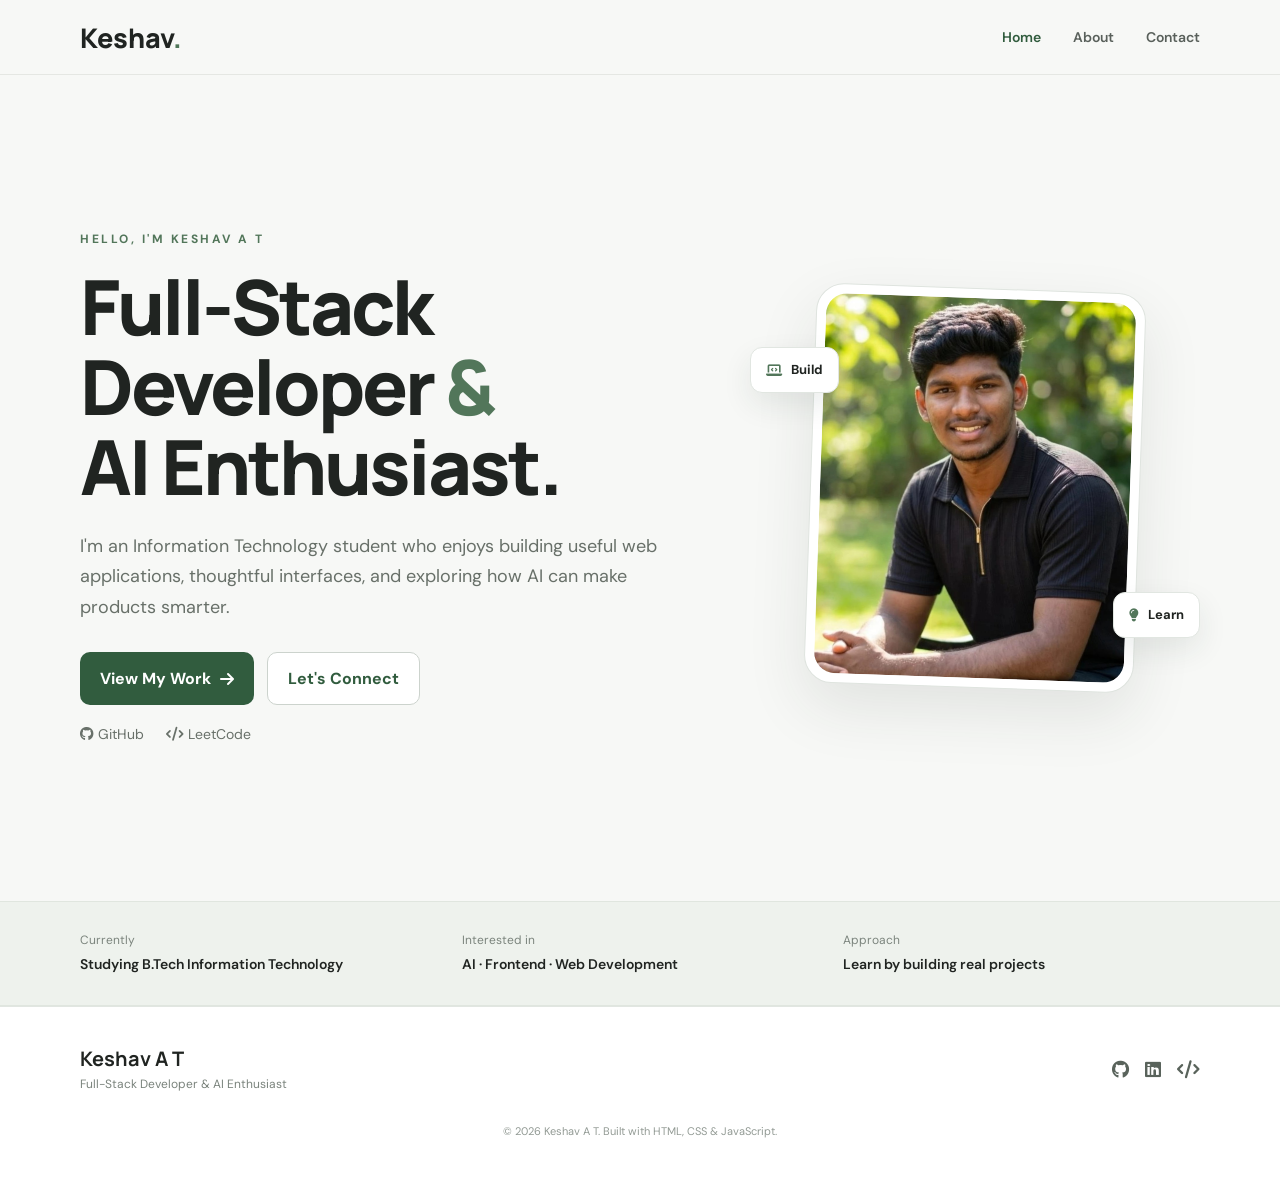
<file: index.html>
<!DOCTYPE html>
<html lang="en">
<head>
  <meta charset="UTF-8">
  <meta name="viewport" content="width=device-width, initial-scale=1.0">
  <meta name="description" content="Keshav A T — Full-Stack Developer & AI Enthusiast.">
  <title>Keshav A T | Home</title>
  <link rel="preconnect" href="https://fonts.googleapis.com">
  <link rel="preconnect" href="https://fonts.gstatic.com" crossorigin>
  <link href="https://fonts.googleapis.com/css2?family=DM+Sans:wght@400;500;600;700&family=Manrope:wght@600;700;800&display=swap" rel="stylesheet">
  <link rel="stylesheet" href="https://cdnjs.cloudflare.com/ajax/libs/font-awesome/6.6.0/css/all.min.css">
  <link rel="stylesheet" href="css/style.css">
</head>
<body>
<header class="site-header"><nav class="nav container"><a class="logo" href="index.html">Keshav<span>.</span></a><button class="menu-toggle" aria-label="Open menu"><i class="fas fa-bars"></i></button><ul class="nav-links"><li><a class="active" href="index.html">Home</a></li><li><a href="about.html">About</a></li><li><a href="contact.html">Contact</a></li></ul></nav></header>
<main>
<section class="hero container"><div class="hero-copy"><p class="eyebrow">HELLO, I'M KESHAV A T</p><h1>Full-Stack Developer <span>&amp;</span><br>AI Enthusiast.</h1><p class="hero-description">I'm an Information Technology student who enjoys building useful web applications, thoughtful interfaces, and exploring how AI can make products smarter.</p><div class="hero-actions"><a href="about.html#projects" class="btn primary">View My Work <i class="fas fa-arrow-right"></i></a><a href="contact.html" class="btn secondary">Let's Connect</a></div><div class="quick-links"><a href="https://github.com/keshav1407" target="_blank" rel="noopener"><i class="fab fa-github"></i> GitHub</a><a href="https://leetcode.com/u/itz_kshvx_7/" target="_blank" rel="noopener"><i class="fas fa-code"></i> LeetCode</a></div></div><div class="hero-visual"><div class="profile-frame"><img src="images/profile.jpg" alt="Keshav A T"></div><div class="floating-card card-one"><i class="fas fa-laptop-code"></i><span>Build</span></div><div class="floating-card card-two"><i class="fas fa-lightbulb"></i><span>Learn</span></div></div></section>
<section class="intro-strip"><div class="container intro-grid"><div><span>Currently</span><strong>Studying B.Tech Information Technology</strong></div><div><span>Interested in</span><strong>AI · Frontend · Web Development</strong></div><div><span>Approach</span><strong>Learn by building real projects</strong></div></div></section>
</main>
<footer><div class="container footer-inner"><div><strong>Keshav A T</strong><p>Full-Stack Developer & AI Enthusiast</p></div><div class="social"><a href="https://github.com/keshav1407" target="_blank" rel="noopener"><i class="fab fa-github"></i></a><a href="https://www.linkedin.com/in/keshav-thangaraj/" target="_blank" rel="noopener"><i class="fab fa-linkedin"></i></a><a href="https://leetcode.com/u/itz_kshvx_7/" target="_blank" rel="noopener"><i class="fas fa-code"></i></a></div></div><p class="copyright">© 2026 Keshav A T. Built with HTML, CSS & JavaScript.</p></footer>
<script src="js/script.js"></script>
</body></html>
</file>
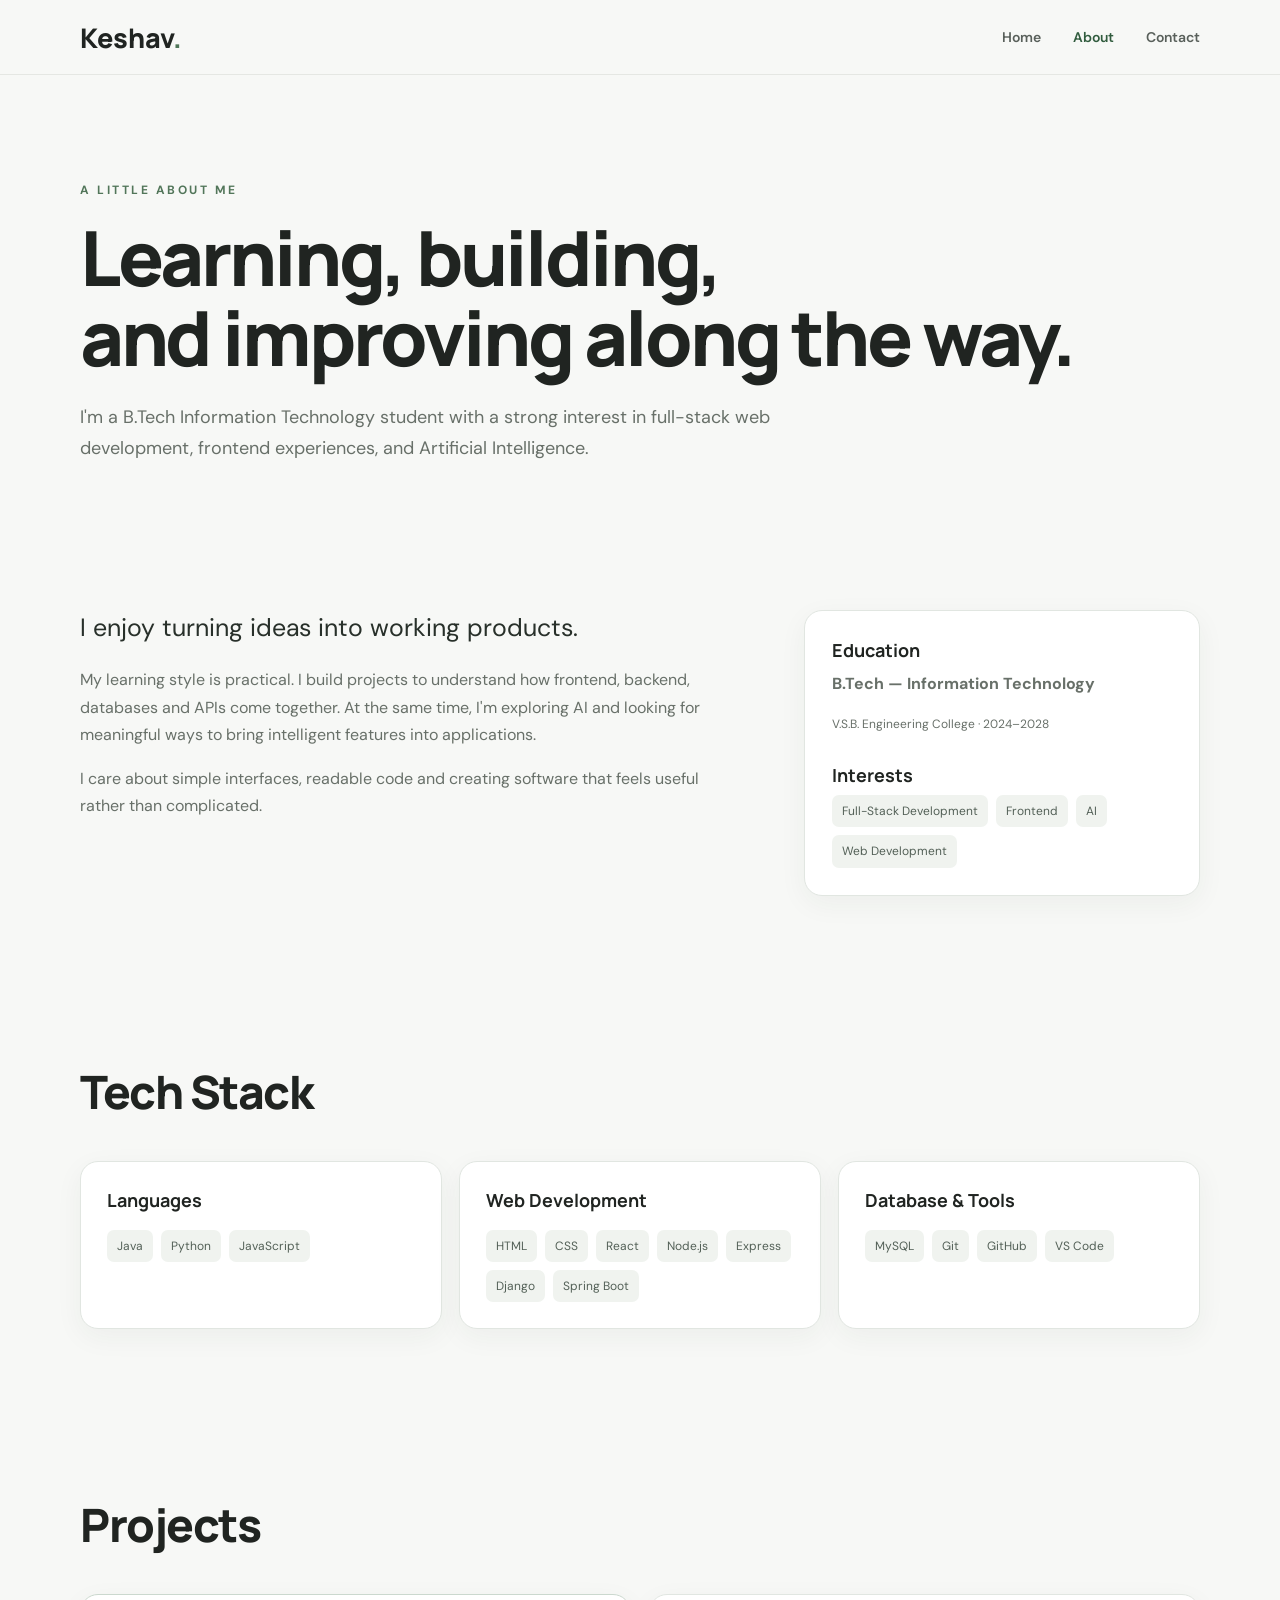
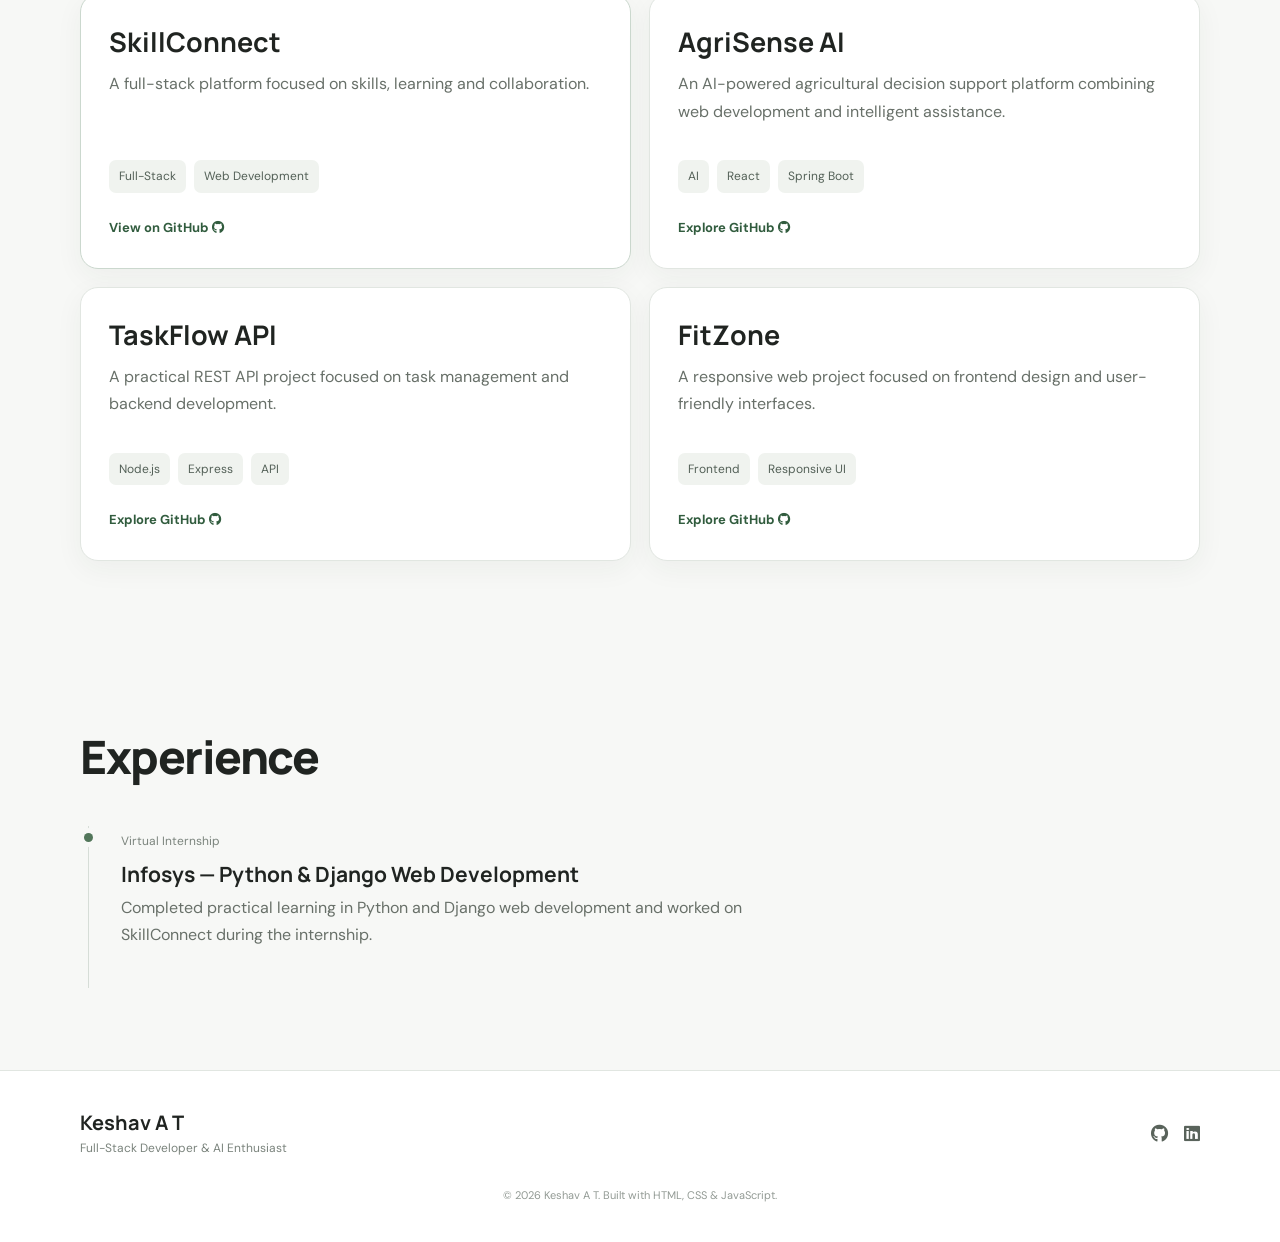
<file: about.html>
<!DOCTYPE html>
<html lang="en"><head><meta charset="UTF-8"><meta name="viewport" content="width=device-width, initial-scale=1.0"><meta name="description" content="About Keshav A T — Information Technology student and Full-Stack Developer."><title>Keshav A T | About</title><link rel="preconnect" href="https://fonts.googleapis.com"><link rel="preconnect" href="https://fonts.gstatic.com" crossorigin><link href="https://fonts.googleapis.com/css2?family=DM+Sans:wght@400;500;600;700&family=Manrope:wght@600;700;800&display=swap" rel="stylesheet"><link rel="stylesheet" href="https://cdnjs.cloudflare.com/ajax/libs/font-awesome/6.6.0/css/all.min.css"><link rel="stylesheet" href="css/style.css"></head>
<body><header class="site-header"><nav class="nav container"><a class="logo" href="index.html">Keshav<span>.</span></a><button class="menu-toggle" aria-label="Open menu"><i class="fas fa-bars"></i></button><ul class="nav-links"><li><a href="index.html">Home</a></li><li><a class="active" href="about.html">About</a></li><li><a href="contact.html">Contact</a></li></ul></nav></header>
<main><section class="page-hero container"><p class="eyebrow">A LITTLE ABOUT ME</p><h1>Learning, building,<br>and improving along the way.</h1><p>I'm a B.Tech Information Technology student with a strong interest in full-stack web development, frontend experiences, and Artificial Intelligence.</p></section><section class="section container"><div class="about-grid"><div><p class="lead">I enjoy turning ideas into working products.</p><p>My learning style is practical. I build projects to understand how frontend, backend, databases and APIs come together. At the same time, I'm exploring AI and looking for meaningful ways to bring intelligent features into applications.</p><p>I care about simple interfaces, readable code and creating software that feels useful rather than complicated.</p></div><div class="info-card"><h3>Education</h3><p><strong>B.Tech — Information Technology</strong></p><p class="muted">V.S.B. Engineering College · 2024–2028</p><h3>Interests</h3><div class="chips"><span>Full-Stack Development</span><span>Frontend</span><span>AI</span><span>Web Development</span></div></div></div></section><section class="section container"><div class="section-heading"><h2>Tech Stack</h2></div><div class="skills-grid"><div class="skill-group"><h3>Languages</h3><div class="chips"><span>Java</span><span>Python</span><span>JavaScript</span></div></div><div class="skill-group"><h3>Web Development</h3><div class="chips"><span>HTML</span><span>CSS</span><span>React</span><span>Node.js</span><span>Express</span><span>Django</span><span>Spring Boot</span></div></div><div class="skill-group"><h3>Database & Tools</h3><div class="chips"><span>MySQL</span><span>Git</span><span>GitHub</span><span>VS Code</span></div></div></div></section><section id="projects" class="section container"><div class="section-heading"><h2>Projects</h2></div><div class="project-grid"><article class="project-card featured"><h3>SkillConnect</h3><p>A full-stack platform focused on skills, learning and collaboration.</p><div class="project-tags"><span>Full-Stack</span><span>Web Development</span></div><a href="https://github.com/keshav1407/skillconnect" target="_blank" rel="noopener">View on GitHub <i class="fab fa-github"></i></a></article><article class="project-card"><h3>AgriSense AI</h3><p>An AI-powered agricultural decision support platform combining web development and intelligent assistance.</p><div class="project-tags"><span>AI</span><span>React</span><span>Spring Boot</span></div><a href="https://github.com/keshav1407" target="_blank" rel="noopener">Explore GitHub <i class="fab fa-github"></i></a></article><article class="project-card"><h3>TaskFlow API</h3><p>A practical REST API project focused on task management and backend development.</p><div class="project-tags"><span>Node.js</span><span>Express</span><span>API</span></div><a href="https://github.com/keshav1407" target="_blank" rel="noopener">Explore GitHub <i class="fab fa-github"></i></a></article><article class="project-card"><h3>FitZone</h3><p>A responsive web project focused on frontend design and user-friendly interfaces.</p><div class="project-tags"><span>Frontend</span><span>Responsive UI</span></div><a href="https://github.com/keshav1407" target="_blank" rel="noopener">Explore GitHub <i class="fab fa-github"></i></a></article></div></section><section class="section container"><div class="section-heading"><h2>Experience</h2></div><div class="timeline"><article class="timeline-item"><div class="timeline-dot"></div><div><span class="muted">Virtual Internship</span><h3>Infosys — Python & Django Web Development</h3><p>Completed practical learning in Python and Django web development and worked on SkillConnect during the internship.</p></div></article></div></section></main><footer><div class="container footer-inner"><div><strong>Keshav A T</strong><p>Full-Stack Developer & AI Enthusiast</p></div><div class="social"><a href="https://github.com/keshav1407" target="_blank" rel="noopener"><i class="fab fa-github"></i></a><a href="https://www.linkedin.com/in/keshav-thangaraj/" target="_blank" rel="noopener"><i class="fab fa-linkedin"></i></a></div></div><p class="copyright">© 2026 Keshav A T. Built with HTML, CSS & JavaScript.</p></footer><script src="js/script.js"></script></body></html>
</file>
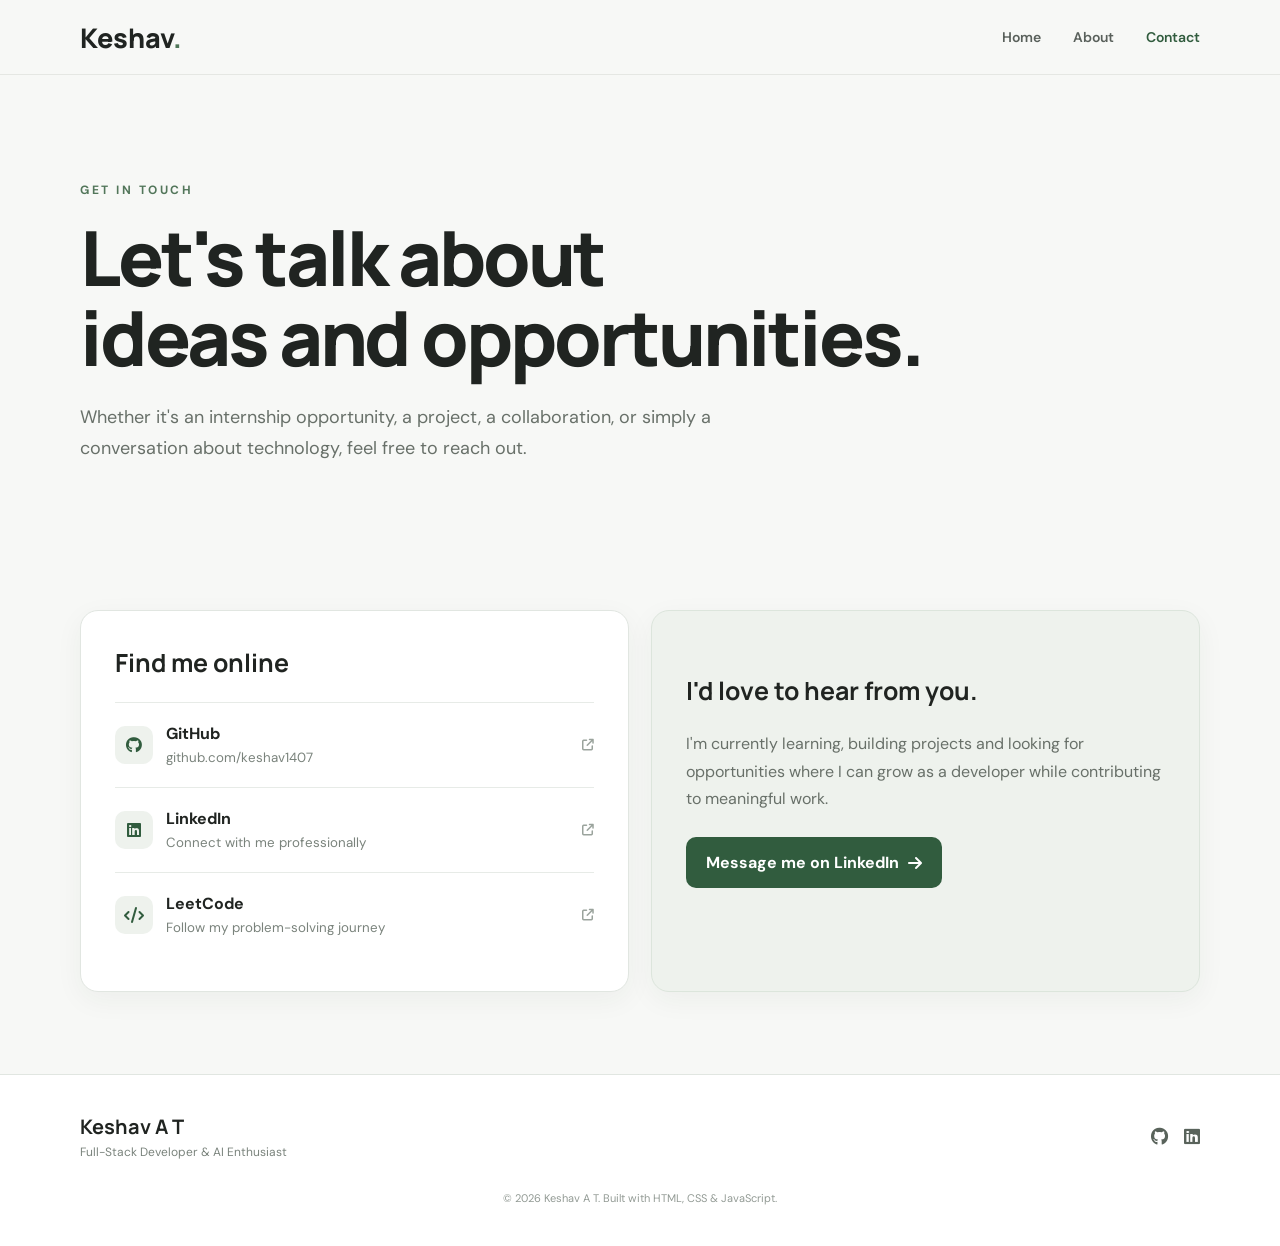
<file: contact.html>
<!DOCTYPE html><html lang="en"><head><meta charset="UTF-8"><meta name="viewport" content="width=device-width, initial-scale=1.0"><meta name="description" content="Contact Keshav A T."><title>Keshav A T | Contact</title><link rel="preconnect" href="https://fonts.googleapis.com"><link rel="preconnect" href="https://fonts.gstatic.com" crossorigin><link href="https://fonts.googleapis.com/css2?family=DM+Sans:wght@400;500;600;700&family=Manrope:wght@600;700;800&display=swap" rel="stylesheet"><link rel="stylesheet" href="https://cdnjs.cloudflare.com/ajax/libs/font-awesome/6.6.0/css/all.min.css"><link rel="stylesheet" href="css/style.css"></head><body><header class="site-header"><nav class="nav container"><a class="logo" href="index.html">Keshav<span>.</span></a><button class="menu-toggle" aria-label="Open menu"><i class="fas fa-bars"></i></button><ul class="nav-links"><li><a href="index.html">Home</a></li><li><a href="about.html">About</a></li><li><a class="active" href="contact.html">Contact</a></li></ul></nav></header><main><section class="page-hero container"><p class="eyebrow">GET IN TOUCH</p><h1>Let's talk about<br>ideas and opportunities.</h1><p>Whether it's an internship opportunity, a project, a collaboration, or simply a conversation about technology, feel free to reach out.</p></section><section class="section container"><div class="contact-layout"><div class="contact-card"><h2>Find me online</h2><a class="contact-link" href="https://github.com/keshav1407" target="_blank" rel="noopener"><span><i class="fab fa-github"></i></span><div><strong>GitHub</strong><small>github.com/keshav1407</small></div><i class="fas fa-arrow-up-right-from-square"></i></a><a class="contact-link" href="https://www.linkedin.com/in/keshav-thangaraj/" target="_blank" rel="noopener"><span><i class="fab fa-linkedin"></i></span><div><strong>LinkedIn</strong><small>Connect with me professionally</small></div><i class="fas fa-arrow-up-right-from-square"></i></a><a class="contact-link" href="https://leetcode.com/u/itz_kshvx_7/" target="_blank" rel="noopener"><span><i class="fas fa-code"></i></span><div><strong>LeetCode</strong><small>Follow my problem-solving journey</small></div><i class="fas fa-arrow-up-right-from-square"></i></a></div><div class="contact-note"><i class="fas fa-hand-wave"></i><h2>I'd love to hear from you.</h2><p>I'm currently learning, building projects and looking for opportunities where I can grow as a developer while contributing to meaningful work.</p><a href="https://www.linkedin.com/in/keshav-thangaraj/" target="_blank" rel="noopener" class="btn primary">Message me on LinkedIn <i class="fas fa-arrow-right"></i></a></div></div></section></main><footer><div class="container footer-inner"><div><strong>Keshav A T</strong><p>Full-Stack Developer & AI Enthusiast</p></div><div class="social"><a href="https://github.com/keshav1407" target="_blank" rel="noopener"><i class="fab fa-github"></i></a><a href="https://www.linkedin.com/in/keshav-thangaraj/" target="_blank" rel="noopener"><i class="fab fa-linkedin"></i></a></div></div><p class="copyright">© 2026 Keshav A T. Built with HTML, CSS & JavaScript.</p></footer><script src="js/script.js"></script></body></html>
</file>
<file: css/style.css>
*{margin:0;padding:0;box-sizing:border-box;scroll-behavior:smooth}body{font-family:'DM Sans',sans-serif;background:#f7f8f6;color:#202421;line-height:1.7}a{color:inherit}.container{width:min(1120px,90%);margin:auto}.site-header{position:sticky;top:0;z-index:1000;background:rgba(247,248,246,.94);backdrop-filter:blur(14px);border-bottom:1px solid #e5e7e3}.nav{min-height:74px;display:flex;align-items:center;justify-content:space-between}.logo{font:800 27px Manrope,sans-serif;text-decoration:none;color:#202421}.logo span{color:#4f7659}.nav-links{display:flex;gap:32px;list-style:none}.nav-links a{text-decoration:none;color:#59605b;font-size:14px;font-weight:600;transition:.2s}.nav-links a:hover,.nav-links a.active{color:#315c3e}.menu-toggle{display:none;background:none;border:0;color:#202421;font-size:22px}.hero{min-height:calc(100vh - 74px);display:grid;grid-template-columns:1.15fr .85fr;align-items:center;gap:60px;padding:80px 0}.eyebrow{font-size:12px;letter-spacing:2.5px;font-weight:700;color:#52765a}.hero h1,.page-hero h1{font:800 clamp(44px,6vw,76px)/1.05 Manrope,sans-serif;letter-spacing:-3px;margin:18px 0 24px}.hero h1 span{color:#52765a}.hero-description{max-width:650px;color:#687069;font-size:18px}.hero-actions{display:flex;gap:13px;flex-wrap:wrap;margin:30px 0 18px}.btn{display:inline-flex;align-items:center;justify-content:center;gap:9px;text-decoration:none;padding:12px 20px;border-radius:10px;font-weight:700;transition:.25s}.btn.primary{background:#315c3e;color:#fff}.btn.primary:hover{transform:translateY(-2px);background:#264b32}.btn.secondary{border:1px solid #ccd3cd;color:#315c3e;background:#fff}.btn.secondary:hover{border-color:#9fb1a3}.quick-links{display:flex;gap:22px;color:#687069;font-size:14px}.quick-links a{text-decoration:none}.quick-links a:hover{color:#315c3e}.hero-visual{position:relative;min-height:470px;display:grid;place-items:center}.profile-frame{width:330px;height:400px;border:1px solid #dfe4df;border-radius:28px;padding:9px;transform:rotate(2deg);background:#fff;box-shadow:0 24px 60px rgba(35,50,40,.1)}.profile-frame img{width:100%;height:100%;object-fit:cover;border-radius:21px}.floating-card{position:absolute;background:#fff;border:1px solid #e1e6e1;padding:11px 15px;border-radius:12px;display:flex;align-items:center;gap:9px;box-shadow:0 12px 30px rgba(35,50,40,.09);font-size:13px;font-weight:700}.floating-card i{color:#52765a}.card-one{left:0;top:20%}.card-two{right:0;bottom:18%}.intro-strip{background:#eef2ed;border-top:1px solid #e0e6df;border-bottom:1px solid #e0e6df}.intro-grid{display:grid;grid-template-columns:repeat(3,1fr);gap:25px;padding:28px 0}.intro-grid div{display:flex;flex-direction:column;gap:3px}.intro-grid span,.muted{font-size:12px;color:#7b847d}.intro-grid strong{font-size:14px;font-weight:600}.page-hero{padding:105px 0 65px}.page-hero>p:last-child{max-width:690px;color:#687069;font-size:18px}.section{padding:82px 0}.section-heading{margin-bottom:38px}.section-heading h2{font:800 clamp(30px,4vw,46px) Manrope,sans-serif;letter-spacing:-1.5px}.about-grid{display:grid;grid-template-columns:1.25fr .75fr;gap:65px}.lead{font-size:25px;line-height:1.45;color:#28302a;margin-bottom:20px}.about-grid p:not(.lead){color:#687069;margin-bottom:17px}.info-card,.skill-group,.project-card,.contact-card,.contact-note{background:#fff;border:1px solid #e1e6e1;border-radius:18px;box-shadow:0 8px 28px rgba(35,50,40,.05)}.info-card{padding:27px}.info-card h3{font:700 18px Manrope,sans-serif;margin-bottom:8px}.info-card h3:not(:first-child){margin-top:28px}.skills-grid{display:grid;grid-template-columns:repeat(3,1fr);gap:17px}.skill-group{padding:26px}.skill-group h3{font:700 18px Manrope,sans-serif;margin-bottom:18px}.chips{display:flex;flex-wrap:wrap;gap:8px}.chips span,.project-tags span{padding:6px 10px;border-radius:7px;background:#f0f3ef;color:#536057;font-size:12px}.project-grid{display:grid;grid-template-columns:repeat(2,1fr);gap:18px}.project-card{padding:28px;transition:.25s}.project-card:hover{transform:translateY(-5px);box-shadow:0 16px 36px rgba(35,50,40,.09)}.project-card.featured{border-color:#cbd8ce}.project-card h3{font:700 27px Manrope,sans-serif;margin-bottom:10px}.project-card p{color:#687069;min-height:70px}.project-tags{display:flex;gap:8px;flex-wrap:wrap;margin:20px 0}.project-card>a{font-size:13px;text-decoration:none;color:#315c3e;font-weight:700}.timeline{border-left:1px solid #d6ddd7;margin-left:8px}.timeline-item{position:relative;padding:0 0 40px 32px}.timeline-dot{position:absolute;left:-5px;top:7px;width:9px;height:9px;border-radius:50%;background:#52765a;box-shadow:0 0 0 5px #f7f8f6}.timeline-item h3{font:700 21px Manrope,sans-serif;margin:6px 0}.timeline-item p{color:#687069;max-width:700px}.contact-layout{display:grid;grid-template-columns:1fr 1fr;gap:22px}.contact-card,.contact-note{padding:34px}.contact-card h2,.contact-note h2{font:700 25px Manrope,sans-serif;margin-bottom:22px}.contact-link{display:flex;align-items:center;gap:13px;text-decoration:none;border-top:1px solid #e7ebe7;padding:17px 0}.contact-link>span{width:38px;height:38px;display:grid;place-items:center;border-radius:10px;background:#eef2ed;color:#315c3e}.contact-link div{flex:1;display:flex;flex-direction:column}.contact-link small{color:#7a837c}.contact-link>i{font-size:12px;color:#9aa39c}.contact-note{background:#eef2ed;border-color:#dce5dc}.contact-note>i{color:#52765a;font-size:25px;margin-bottom:20px}.contact-note p{color:#687069;margin-bottom:25px}.footer-inner{display:flex;justify-content:space-between;align-items:center}.footer-inner strong{font:700 20px Manrope,sans-serif}.footer-inner p{font-size:12px;color:#7a837c}.social{display:flex;gap:16px}.social a{font-size:18px;color:#59635b}.social a:hover{color:#315c3e}footer{border-top:1px solid #e1e6e1;padding:38px 0;background:#fff}.copyright{text-align:center;font-size:11px;margin-top:27px;color:#929a94}@media(max-width:800px){.menu-toggle{display:block}.nav-links{display:none;position:absolute;top:74px;left:0;width:100%;padding:20px;background:#fff;border-bottom:1px solid #e5e7e3;flex-direction:column;gap:16px;text-align:center}.nav-links.open{display:flex}.hero{grid-template-columns:1fr;text-align:center;padding-top:60px}.hero-description{margin:auto}.hero-actions,.quick-links{justify-content:center}.hero-visual{min-height:400px}.profile-frame{width:280px;height:345px}.card-one{left:2%}.card-two{right:2%}.intro-grid,.about-grid,.skills-grid,.project-grid,.contact-layout{grid-template-columns:1fr}.section{padding:68px 0}.page-hero{padding:75px 0 45px}.footer-inner{flex-direction:column;gap:18px;text-align:center}}@media(max-width:480px){.hero h1,.page-hero h1{letter-spacing:-2px}.floating-card{font-size:11px;padding:8px 10px}.hero-visual{min-height:350px}.profile-frame{width:235px;height:290px}.project-card,.contact-card,.contact-note{padding:23px}}
</file>
